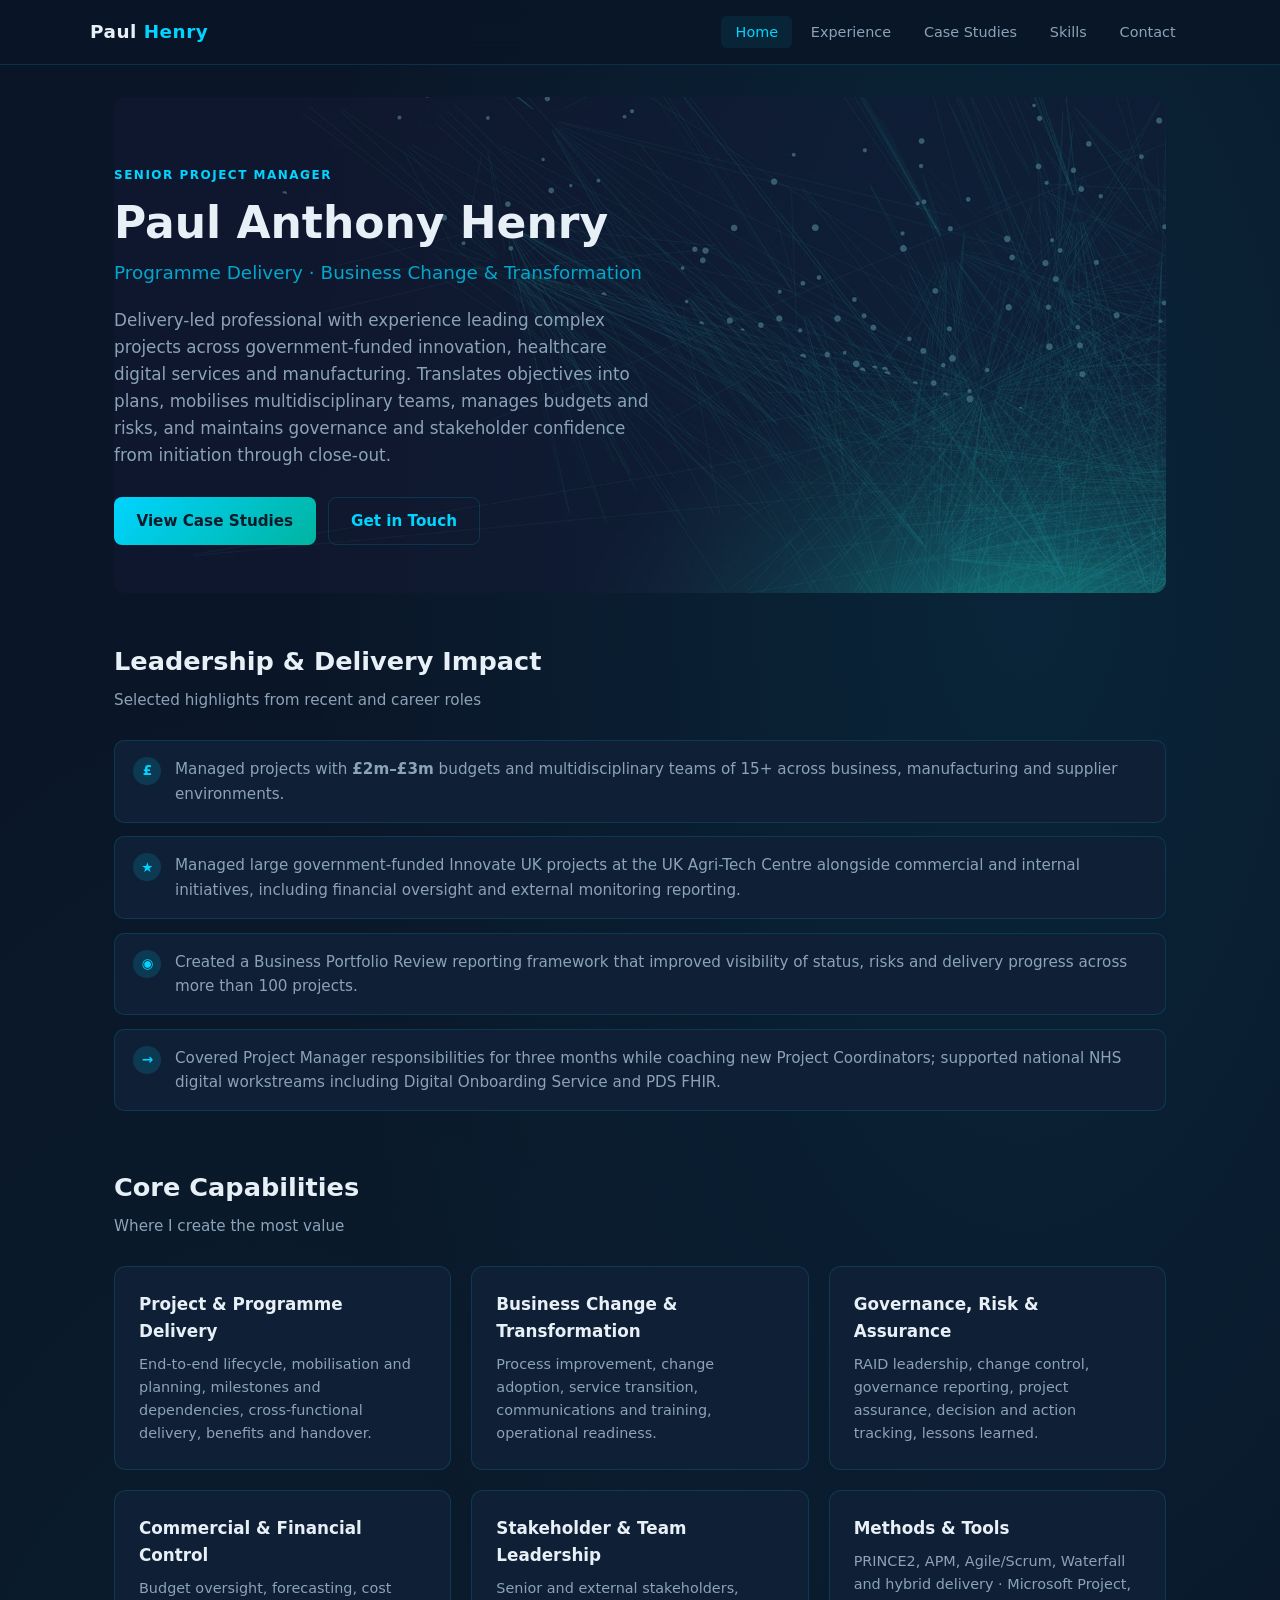
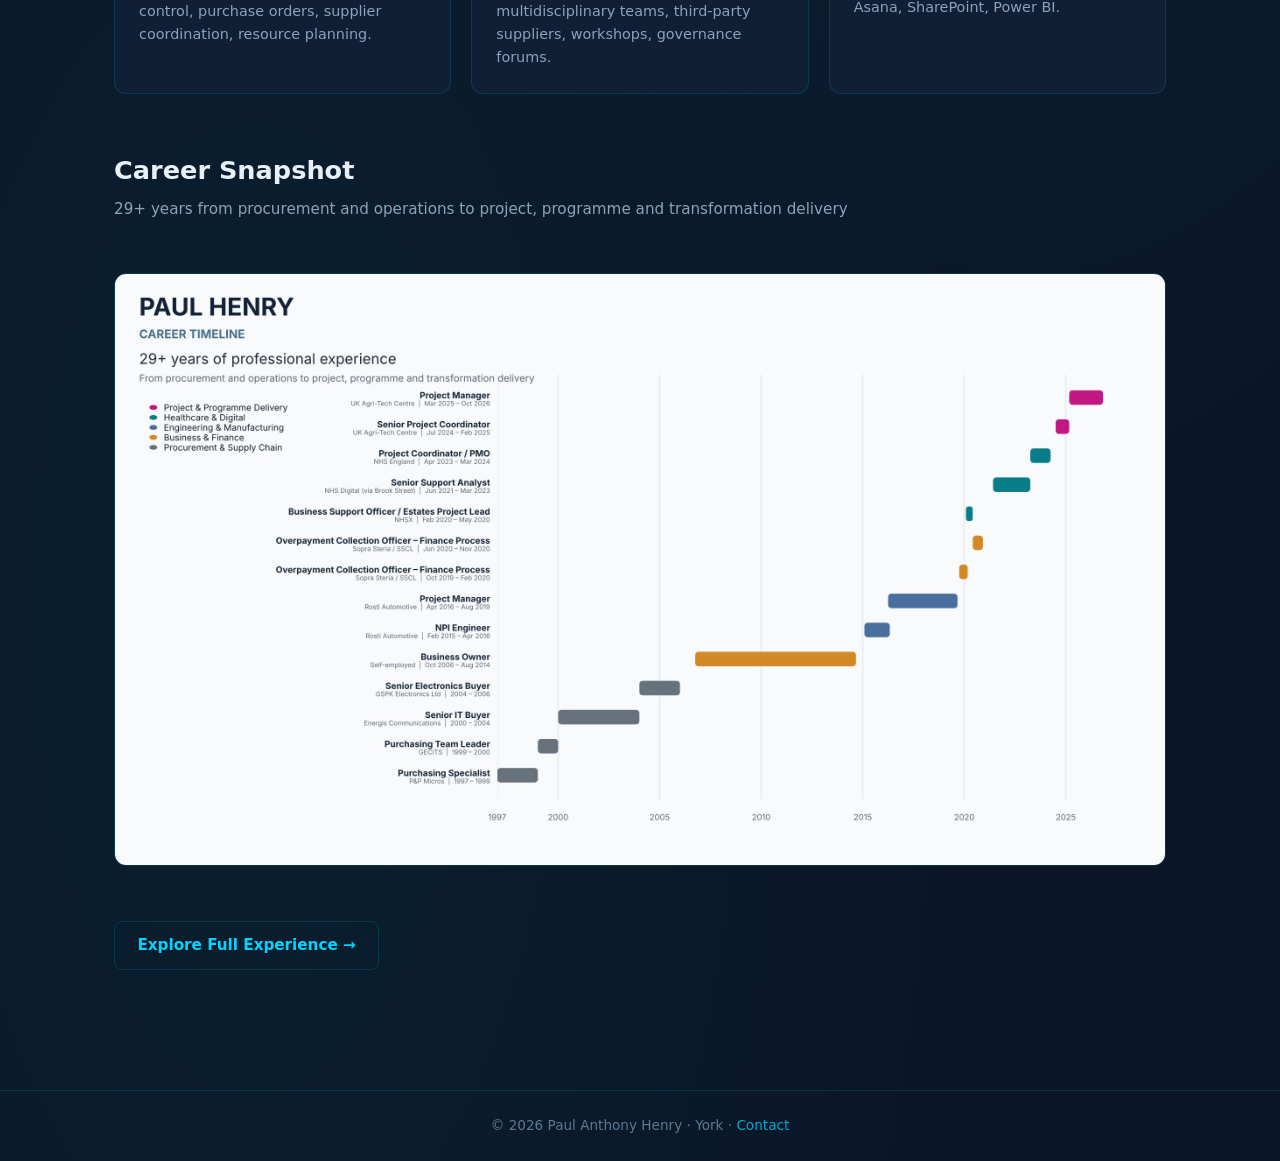
<file: index.html>
<!DOCTYPE html>
<html lang="en">
<head>
  <meta charset="UTF-8">
  <meta name="viewport" content="width=device-width, initial-scale=1.0">
  <title>Paul Henry | Senior Project Manager · Programme Delivery · Transformation</title>
  <meta name="description" content="Paul Henry – Senior Project Manager specialising in programme delivery, business change and transformation across government-funded innovation, healthcare and manufacturing.">
  <link rel="stylesheet" href="styles.css">
</head>
<body>
  <nav class="nav">
    <div class="nav-inner">
      <a href="index.html" class="logo">Paul <span>Henry</span></a>
      <button class="nav-toggle" aria-label="Menu" onclick="document.querySelector('.nav-links').classList.toggle('open')">☰</button>
      <ul class="nav-links">
        <li><a href="index.html" class="active">Home</a></li>
        <li><a href="experience.html">Experience</a></li>
        <li><a href="case-studies.html">Case Studies</a></li>
        <li><a href="skills.html">Skills</a></li>
        <li><a href="contact.html">Contact</a></li>
      </ul>
    </div>
  </nav>

  <main>
    <section class="hero">
      <div class="hero-bg"></div>
      <div class="hero-content">
        <div class="hero-label">Senior Project Manager</div>
        <h1>Paul Anthony Henry</h1>
        <p class="title">Programme Delivery · Business Change &amp; Transformation</p>
        <p class="summary">
          Delivery-led professional with experience leading complex projects across government-funded innovation, healthcare digital services and manufacturing. Translates objectives into plans, mobilises multidisciplinary teams, manages budgets and risks, and maintains governance and stakeholder confidence from initiation through close-out.
        </p>
        <div class="hero-actions">
          <a href="case-studies.html" class="btn btn-primary">View Case Studies</a>
          <a href="contact.html" class="btn btn-secondary">Get in Touch</a>
        </div>
      </div>
    </section>

    <section class="section">
      <div class="section-header">
        <h2>Leadership &amp; Delivery Impact</h2>
        <p>Selected highlights from recent and career roles</p>
      </div>
      <ul class="impact-list">
        <li>
          <div class="icon">£</div>
          <p>Managed projects with <strong>£2m–£3m</strong> budgets and multidisciplinary teams of 15+ across business, manufacturing and supplier environments.</p>
        </li>
        <li>
          <div class="icon">★</div>
          <p>Managed large government-funded Innovate UK projects at the UK Agri-Tech Centre alongside commercial and internal initiatives, including financial oversight and external monitoring reporting.</p>
        </li>
        <li>
          <div class="icon">◉</div>
          <p>Created a Business Portfolio Review reporting framework that improved visibility of status, risks and delivery progress across more than 100 projects.</p>
        </li>
        <li>
          <div class="icon">→</div>
          <p>Covered Project Manager responsibilities for three months while coaching new Project Coordinators; supported national NHS digital workstreams including Digital Onboarding Service and PDS FHIR.</p>
        </li>
      </ul>
    </section>

    <section class="section">
      <div class="section-header">
        <h2>Core Capabilities</h2>
        <p>Where I create the most value</p>
      </div>
      <div class="cards">
        <div class="card">
          <h3>Project &amp; Programme Delivery</h3>
          <p>End-to-end lifecycle, mobilisation and planning, milestones and dependencies, cross-functional delivery, benefits and handover.</p>
        </div>
        <div class="card">
          <h3>Business Change &amp; Transformation</h3>
          <p>Process improvement, change adoption, service transition, communications and training, operational readiness.</p>
        </div>
        <div class="card">
          <h3>Governance, Risk &amp; Assurance</h3>
          <p>RAID leadership, change control, governance reporting, project assurance, decision and action tracking, lessons learned.</p>
        </div>
        <div class="card">
          <h3>Commercial &amp; Financial Control</h3>
          <p>Budget oversight, forecasting, cost control, purchase orders, supplier coordination, resource planning.</p>
        </div>
        <div class="card">
          <h3>Stakeholder &amp; Team Leadership</h3>
          <p>Senior and external stakeholders, multidisciplinary teams, third-party suppliers, workshops, governance forums.</p>
        </div>
        <div class="card">
          <h3>Methods &amp; Tools</h3>
          <p>PRINCE2, APM, Agile/Scrum, Waterfall and hybrid delivery · Microsoft Project, Asana, SharePoint, Power BI.</p>
        </div>
      </div>
    </section>

    <section class="section">
      <div class="section-header">
        <h2>Career Snapshot</h2>
        <p>29+ years from procurement and operations to project, programme and transformation delivery</p>
      </div>
      <img src="career-timeline.jpg" alt="Paul Henry Career Timeline" class="img-responsive">
      <div class="hero-actions" style="margin-top: 1.5rem;">
        <a href="experience.html" class="btn btn-secondary">Explore Full Experience →</a>
      </div>
    </section>
  </main>

  <footer>
    <p>© 2026 Paul Anthony Henry · York · <a href="contact.html">Contact</a></p>
  </footer>
</body>
</html>
</file>
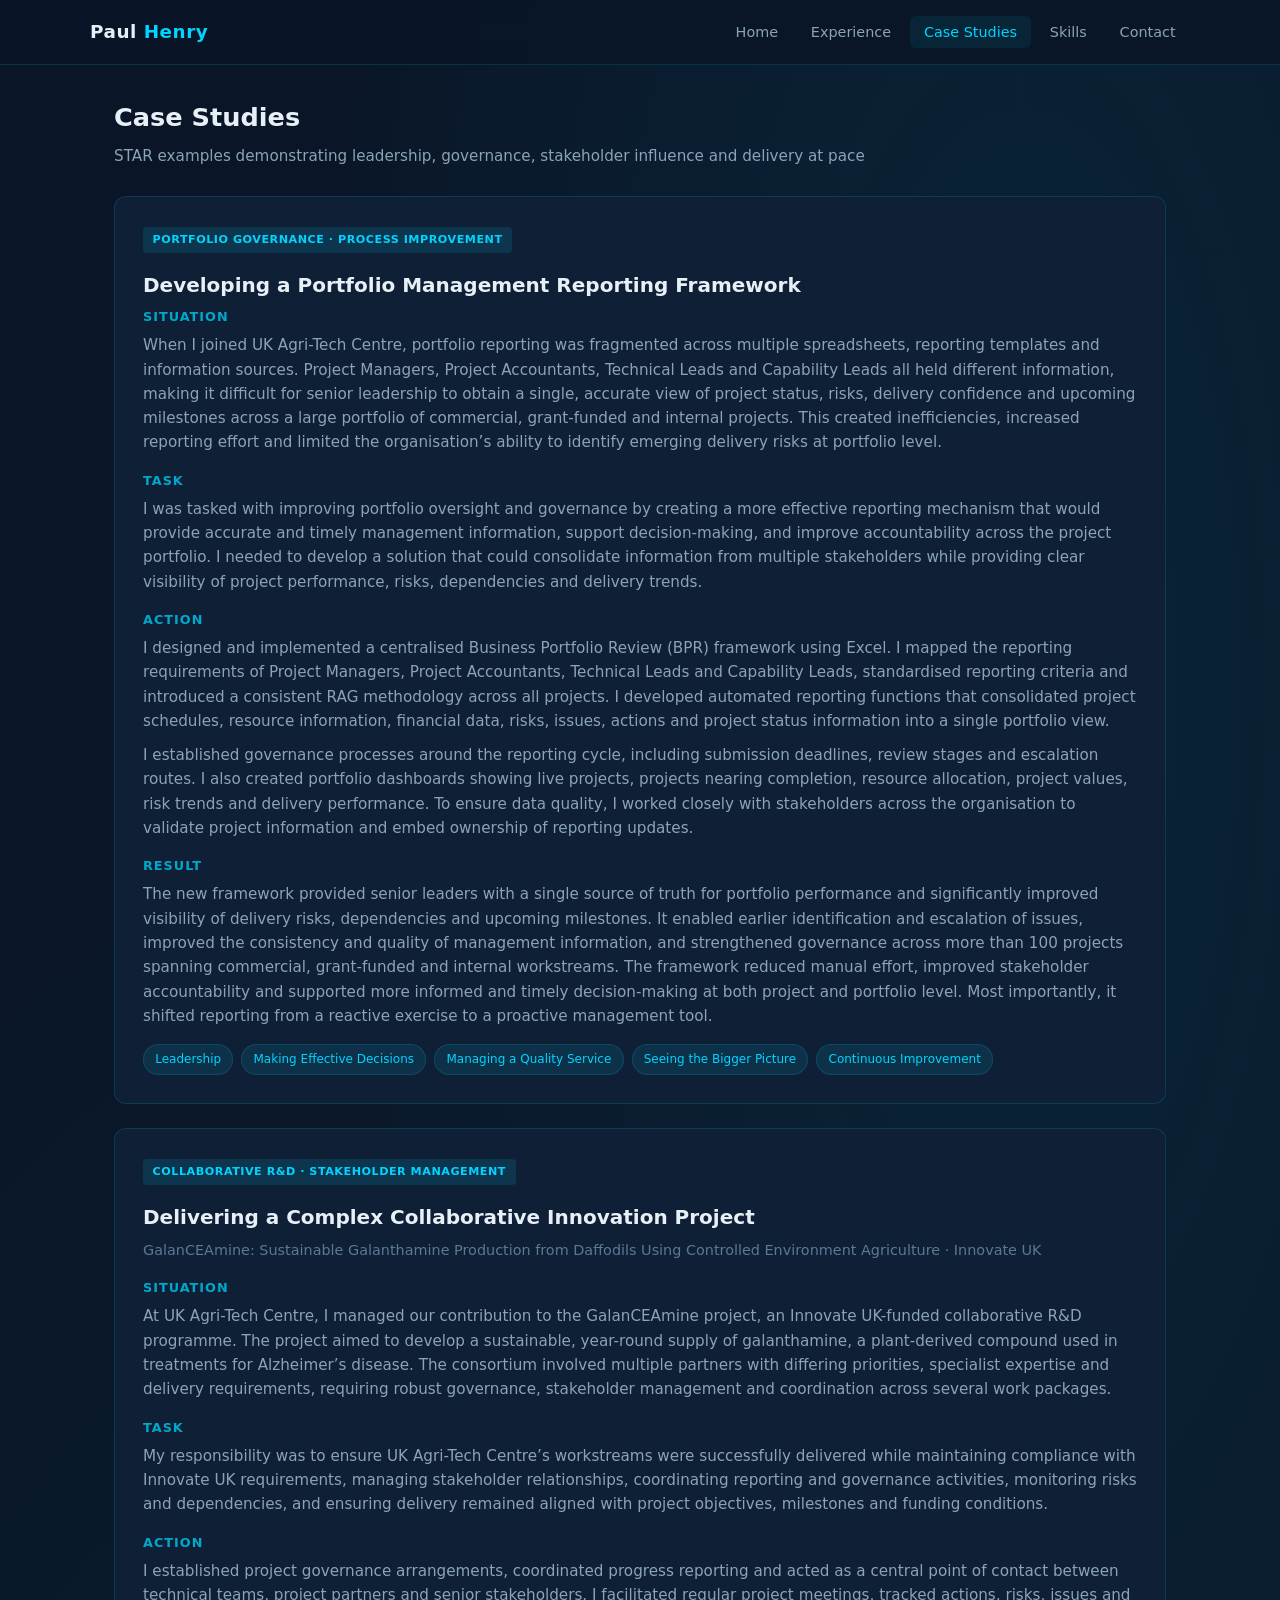
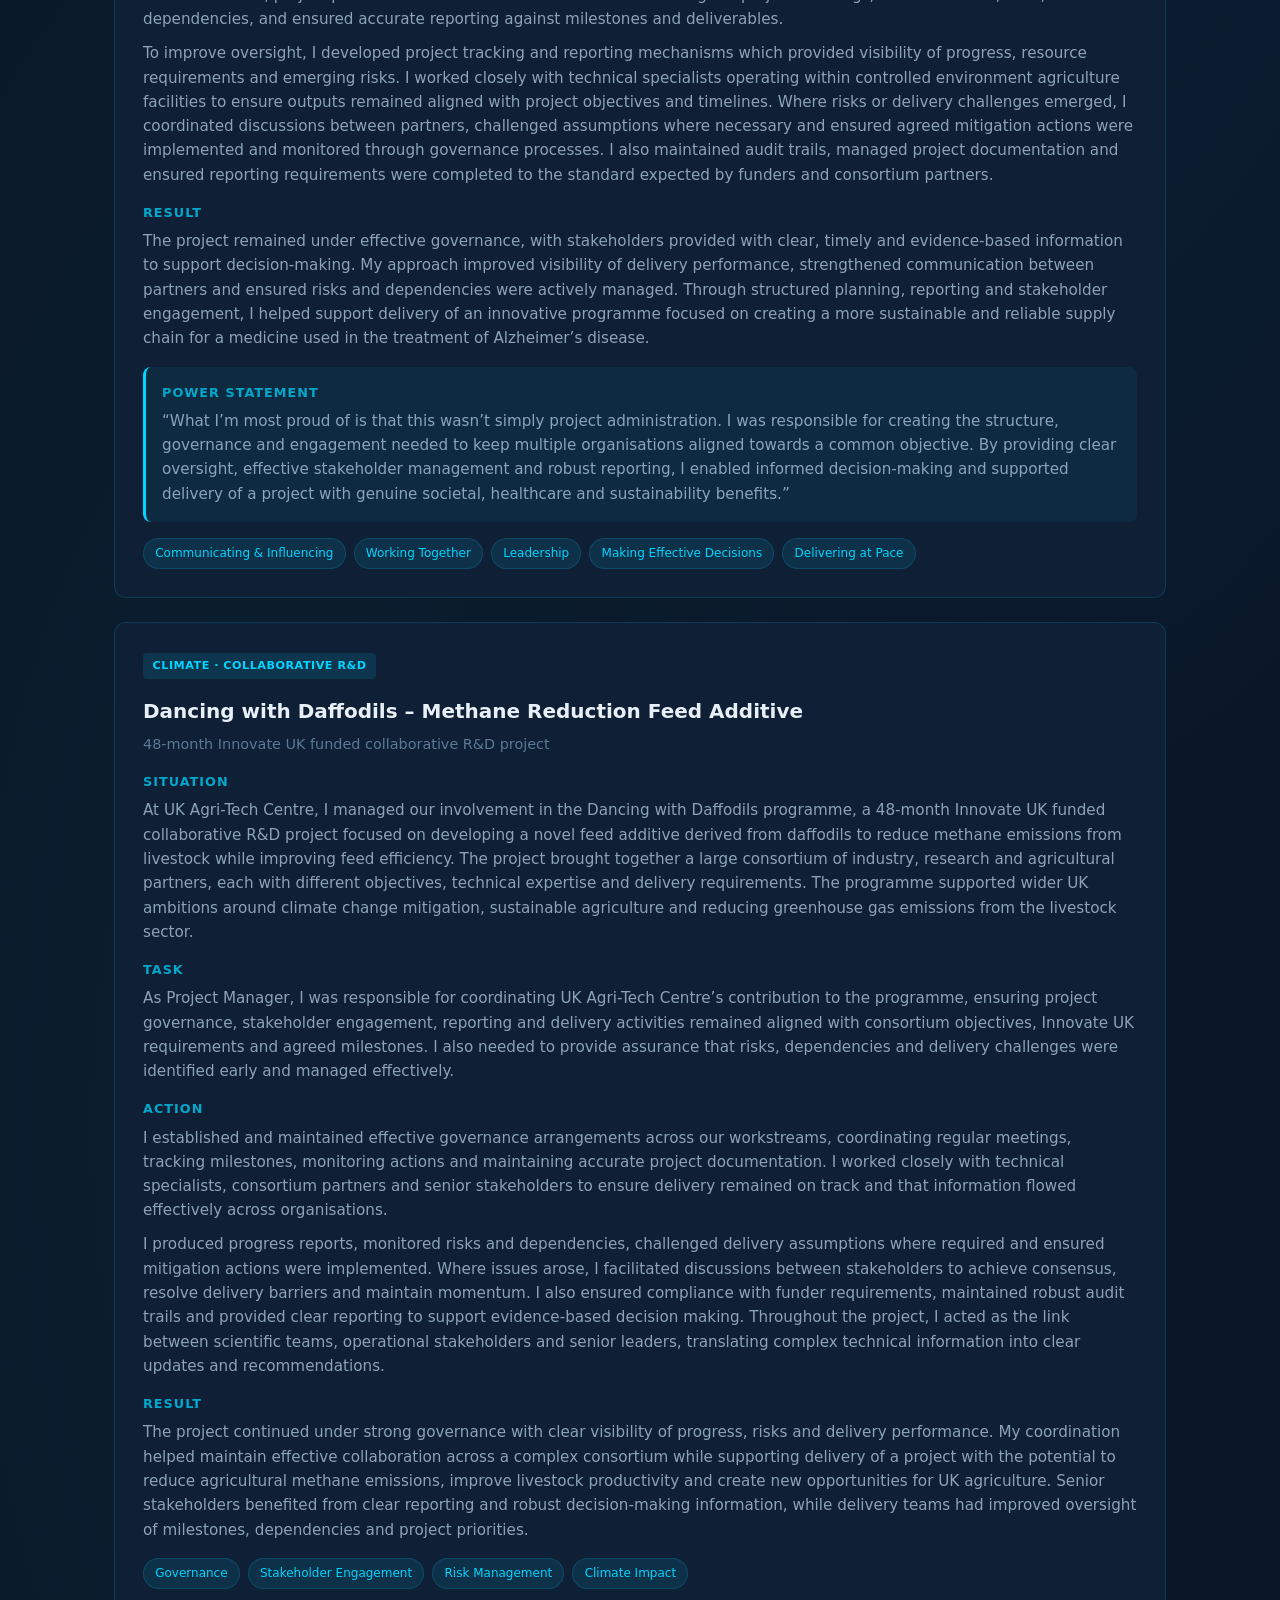
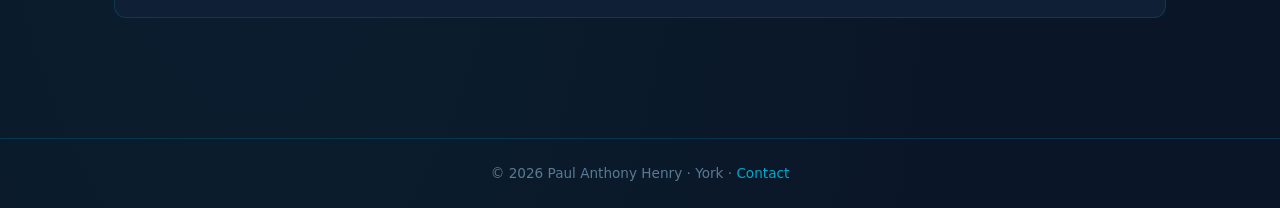
<file: case-studies.html>
<!DOCTYPE html>
<html lang="en">
<head>
  <meta charset="UTF-8">
  <meta name="viewport" content="width=device-width, initial-scale=1.0">
  <title>Case Studies | Paul Henry</title>
  <meta name="description" content="Delivery case studies – portfolio reporting framework, Innovate UK collaborative R&D projects, and complex stakeholder governance.">
  <link rel="stylesheet" href="styles.css">
</head>
<body>
  <nav class="nav">
    <div class="nav-inner">
      <a href="index.html" class="logo">Paul <span>Henry</span></a>
      <button class="nav-toggle" aria-label="Menu" onclick="document.querySelector('.nav-links').classList.toggle('open')">☰</button>
      <ul class="nav-links">
        <li><a href="index.html">Home</a></li>
        <li><a href="experience.html">Experience</a></li>
        <li><a href="case-studies.html" class="active">Case Studies</a></li>
        <li><a href="skills.html">Skills</a></li>
        <li><a href="contact.html">Contact</a></li>
      </ul>
    </div>
  </nav>

  <main>
    <section class="section">
      <div class="section-header">
        <h2>Case Studies</h2>
        <p>STAR examples demonstrating leadership, governance, stakeholder influence and delivery at pace</p>
      </div>

      <!-- Case 1 -->
      <article class="case-study">
        <span class="tag">Portfolio Governance · Process Improvement</span>
        <h3>Developing a Portfolio Management Reporting Framework</h3>
        <div class="star-block">
          <h4>Situation</h4>
          <p>When I joined UK Agri-Tech Centre, portfolio reporting was fragmented across multiple spreadsheets, reporting templates and information sources. Project Managers, Project Accountants, Technical Leads and Capability Leads all held different information, making it difficult for senior leadership to obtain a single, accurate view of project status, risks, delivery confidence and upcoming milestones across a large portfolio of commercial, grant-funded and internal projects. This created inefficiencies, increased reporting effort and limited the organisation’s ability to identify emerging delivery risks at portfolio level.</p>
        </div>
        <div class="star-block">
          <h4>Task</h4>
          <p>I was tasked with improving portfolio oversight and governance by creating a more effective reporting mechanism that would provide accurate and timely management information, support decision-making, and improve accountability across the project portfolio. I needed to develop a solution that could consolidate information from multiple stakeholders while providing clear visibility of project performance, risks, dependencies and delivery trends.</p>
        </div>
        <div class="star-block">
          <h4>Action</h4>
          <p>I designed and implemented a centralised Business Portfolio Review (BPR) framework using Excel. I mapped the reporting requirements of Project Managers, Project Accountants, Technical Leads and Capability Leads, standardised reporting criteria and introduced a consistent RAG methodology across all projects. I developed automated reporting functions that consolidated project schedules, resource information, financial data, risks, issues, actions and project status information into a single portfolio view.</p>
          <p style="margin-top:0.6rem">I established governance processes around the reporting cycle, including submission deadlines, review stages and escalation routes. I also created portfolio dashboards showing live projects, projects nearing completion, resource allocation, project values, risk trends and delivery performance. To ensure data quality, I worked closely with stakeholders across the organisation to validate project information and embed ownership of reporting updates.</p>
        </div>
        <div class="star-block">
          <h4>Result</h4>
          <p>The new framework provided senior leaders with a single source of truth for portfolio performance and significantly improved visibility of delivery risks, dependencies and upcoming milestones. It enabled earlier identification and escalation of issues, improved the consistency and quality of management information, and strengthened governance across more than 100 projects spanning commercial, grant-funded and internal workstreams. The framework reduced manual effort, improved stakeholder accountability and supported more informed and timely decision-making at both project and portfolio level. Most importantly, it shifted reporting from a reactive exercise to a proactive management tool.</p>
        </div>
        <div class="tag-row">
          <span class="tag-pill">Leadership</span>
          <span class="tag-pill">Making Effective Decisions</span>
          <span class="tag-pill">Managing a Quality Service</span>
          <span class="tag-pill">Seeing the Bigger Picture</span>
          <span class="tag-pill">Continuous Improvement</span>
        </div>
      </article>

      <!-- Case 2 -->
      <article class="case-study">
        <span class="tag">Collaborative R&amp;D · Stakeholder Management</span>
        <h3>Delivering a Complex Collaborative Innovation Project</h3>
        <p style="color:var(--text-dim);font-size:0.9rem;margin-bottom:1rem">GalanCEAmine: Sustainable Galanthamine Production from Daffodils Using Controlled Environment Agriculture · Innovate UK</p>
        <div class="star-block">
          <h4>Situation</h4>
          <p>At UK Agri-Tech Centre, I managed our contribution to the GalanCEAmine project, an Innovate UK-funded collaborative R&amp;D programme. The project aimed to develop a sustainable, year-round supply of galanthamine, a plant-derived compound used in treatments for Alzheimer’s disease. The consortium involved multiple partners with differing priorities, specialist expertise and delivery requirements, requiring robust governance, stakeholder management and coordination across several work packages.</p>
        </div>
        <div class="star-block">
          <h4>Task</h4>
          <p>My responsibility was to ensure UK Agri-Tech Centre’s workstreams were successfully delivered while maintaining compliance with Innovate UK requirements, managing stakeholder relationships, coordinating reporting and governance activities, monitoring risks and dependencies, and ensuring delivery remained aligned with project objectives, milestones and funding conditions.</p>
        </div>
        <div class="star-block">
          <h4>Action</h4>
          <p>I established project governance arrangements, coordinated progress reporting and acted as a central point of contact between technical teams, project partners and senior stakeholders. I facilitated regular project meetings, tracked actions, risks, issues and dependencies, and ensured accurate reporting against milestones and deliverables.</p>
          <p style="margin-top:0.6rem">To improve oversight, I developed project tracking and reporting mechanisms which provided visibility of progress, resource requirements and emerging risks. I worked closely with technical specialists operating within controlled environment agriculture facilities to ensure outputs remained aligned with project objectives and timelines. Where risks or delivery challenges emerged, I coordinated discussions between partners, challenged assumptions where necessary and ensured agreed mitigation actions were implemented and monitored through governance processes. I also maintained audit trails, managed project documentation and ensured reporting requirements were completed to the standard expected by funders and consortium partners.</p>
        </div>
        <div class="star-block">
          <h4>Result</h4>
          <p>The project remained under effective governance, with stakeholders provided with clear, timely and evidence-based information to support decision-making. My approach improved visibility of delivery performance, strengthened communication between partners and ensured risks and dependencies were actively managed. Through structured planning, reporting and stakeholder engagement, I helped support delivery of an innovative programme focused on creating a more sustainable and reliable supply chain for a medicine used in the treatment of Alzheimer’s disease.</p>
        </div>
        <div class="star-block" style="background:rgba(0,212,255,0.06);padding:1rem;border-radius:8px;border-left:3px solid var(--cyan)">
          <h4>Power Statement</h4>
          <p>“What I’m most proud of is that this wasn’t simply project administration. I was responsible for creating the structure, governance and engagement needed to keep multiple organisations aligned towards a common objective. By providing clear oversight, effective stakeholder management and robust reporting, I enabled informed decision-making and supported delivery of a project with genuine societal, healthcare and sustainability benefits.”</p>
        </div>
        <div class="tag-row">
          <span class="tag-pill">Communicating &amp; Influencing</span>
          <span class="tag-pill">Working Together</span>
          <span class="tag-pill">Leadership</span>
          <span class="tag-pill">Making Effective Decisions</span>
          <span class="tag-pill">Delivering at Pace</span>
        </div>
      </article>

      <!-- Case 3 -->
      <article class="case-study">
        <span class="tag">Climate · Collaborative R&amp;D</span>
        <h3>Dancing with Daffodils – Methane Reduction Feed Additive</h3>
        <p style="color:var(--text-dim);font-size:0.9rem;margin-bottom:1rem">48-month Innovate UK funded collaborative R&amp;D project</p>
        <div class="star-block">
          <h4>Situation</h4>
          <p>At UK Agri-Tech Centre, I managed our involvement in the Dancing with Daffodils programme, a 48-month Innovate UK funded collaborative R&amp;D project focused on developing a novel feed additive derived from daffodils to reduce methane emissions from livestock while improving feed efficiency. The project brought together a large consortium of industry, research and agricultural partners, each with different objectives, technical expertise and delivery requirements. The programme supported wider UK ambitions around climate change mitigation, sustainable agriculture and reducing greenhouse gas emissions from the livestock sector.</p>
        </div>
        <div class="star-block">
          <h4>Task</h4>
          <p>As Project Manager, I was responsible for coordinating UK Agri-Tech Centre’s contribution to the programme, ensuring project governance, stakeholder engagement, reporting and delivery activities remained aligned with consortium objectives, Innovate UK requirements and agreed milestones. I also needed to provide assurance that risks, dependencies and delivery challenges were identified early and managed effectively.</p>
        </div>
        <div class="star-block">
          <h4>Action</h4>
          <p>I established and maintained effective governance arrangements across our workstreams, coordinating regular meetings, tracking milestones, monitoring actions and maintaining accurate project documentation. I worked closely with technical specialists, consortium partners and senior stakeholders to ensure delivery remained on track and that information flowed effectively across organisations.</p>
          <p style="margin-top:0.6rem">I produced progress reports, monitored risks and dependencies, challenged delivery assumptions where required and ensured mitigation actions were implemented. Where issues arose, I facilitated discussions between stakeholders to achieve consensus, resolve delivery barriers and maintain momentum. I also ensured compliance with funder requirements, maintained robust audit trails and provided clear reporting to support evidence-based decision making. Throughout the project, I acted as the link between scientific teams, operational stakeholders and senior leaders, translating complex technical information into clear updates and recommendations.</p>
        </div>
        <div class="star-block">
          <h4>Result</h4>
          <p>The project continued under strong governance with clear visibility of progress, risks and delivery performance. My coordination helped maintain effective collaboration across a complex consortium while supporting delivery of a project with the potential to reduce agricultural methane emissions, improve livestock productivity and create new opportunities for UK agriculture. Senior stakeholders benefited from clear reporting and robust decision-making information, while delivery teams had improved oversight of milestones, dependencies and project priorities.</p>
        </div>
        <div class="tag-row">
          <span class="tag-pill">Governance</span>
          <span class="tag-pill">Stakeholder Engagement</span>
          <span class="tag-pill">Risk Management</span>
          <span class="tag-pill">Climate Impact</span>
        </div>
      </article>
    </section>
  </main>

  <footer>
    <p>© 2026 Paul Anthony Henry · York · <a href="contact.html">Contact</a></p>
  </footer>
</body>
</html>
</file>
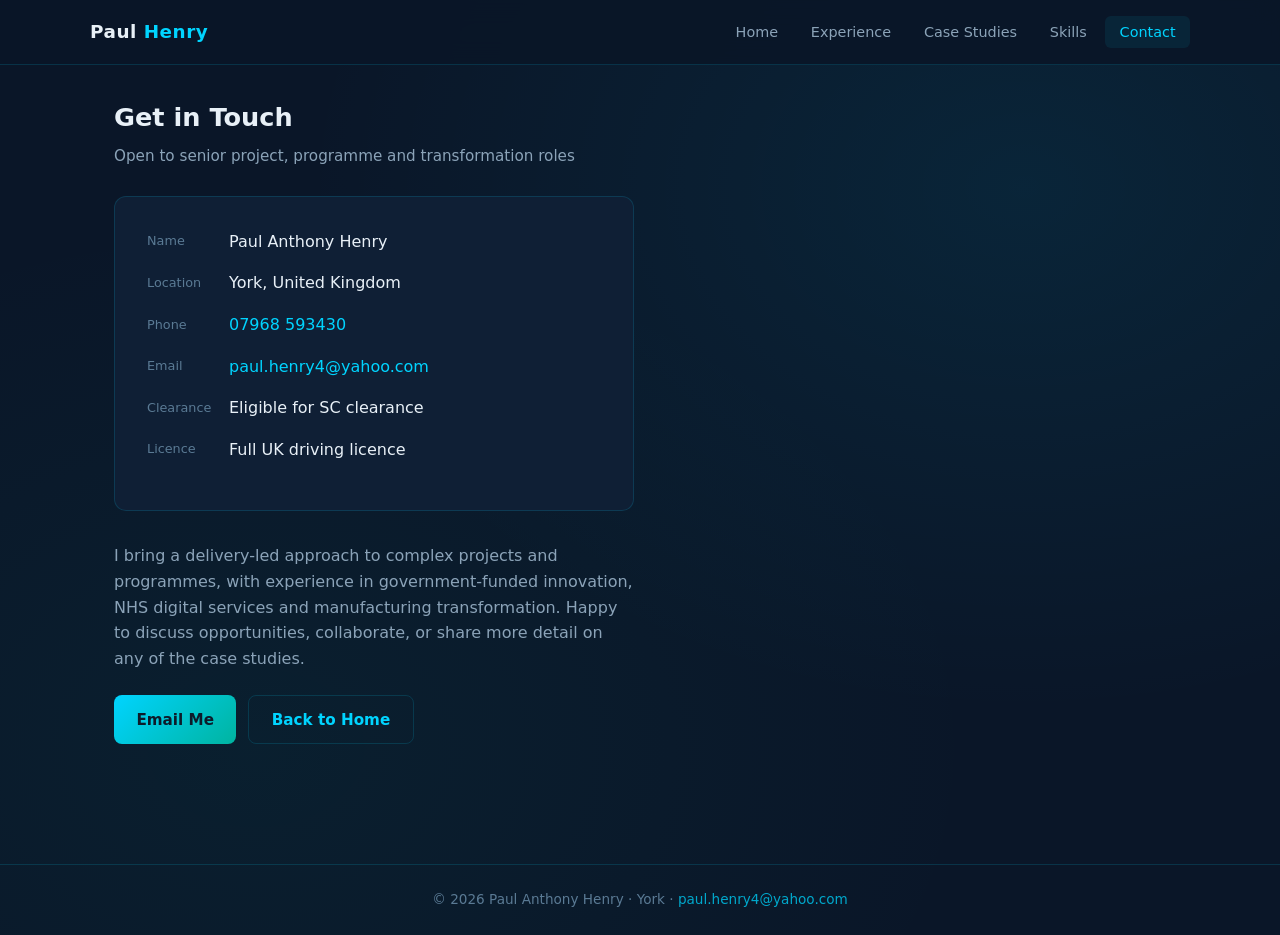
<file: contact.html>
<!DOCTYPE html>
<html lang="en">
<head>
  <meta charset="UTF-8">
  <meta name="viewport" content="width=device-width, initial-scale=1.0">
  <title>Contact | Paul Henry</title>
  <meta name="description" content="Contact Paul Henry – Senior Project Manager based in York.">
  <link rel="stylesheet" href="styles.css">
</head>
<body>
  <nav class="nav">
    <div class="nav-inner">
      <a href="index.html" class="logo">Paul <span>Henry</span></a>
      <button class="nav-toggle" aria-label="Menu" onclick="document.querySelector('.nav-links').classList.toggle('open')">☰</button>
      <ul class="nav-links">
        <li><a href="index.html">Home</a></li>
        <li><a href="experience.html">Experience</a></li>
        <li><a href="case-studies.html">Case Studies</a></li>
        <li><a href="skills.html">Skills</a></li>
        <li><a href="contact.html" class="active">Contact</a></li>
      </ul>
    </div>
  </nav>

  <main>
    <section class="section">
      <div class="section-header">
        <h2>Get in Touch</h2>
        <p>Open to senior project, programme and transformation roles</p>
      </div>

      <div class="contact-card">
        <div class="contact-row">
          <span class="label">Name</span>
          <span>Paul Anthony Henry</span>
        </div>
        <div class="contact-row">
          <span class="label">Location</span>
          <span>York, United Kingdom</span>
        </div>
        <div class="contact-row">
          <span class="label">Phone</span>
          <a href="tel:+447968593430">07968 593430</a>
        </div>
        <div class="contact-row">
          <span class="label">Email</span>
          <a href="mailto:paul.henry4@yahoo.com">paul.henry4@yahoo.com</a>
        </div>
        <div class="contact-row">
          <span class="label">Clearance</span>
          <span>Eligible for SC clearance</span>
        </div>
        <div class="contact-row">
          <span class="label">Licence</span>
          <span>Full UK driving licence</span>
        </div>
      </div>

      <p style="margin-top:2rem;color:var(--text-muted);max-width:520px">
        I bring a delivery-led approach to complex projects and programmes, with experience in government-funded innovation, NHS digital services and manufacturing transformation. Happy to discuss opportunities, collaborate, or share more detail on any of the case studies.
      </p>

      <div class="hero-actions" style="margin-top:1.5rem">
        <a href="mailto:paul.henry4@yahoo.com" class="btn btn-primary">Email Me</a>
        <a href="index.html" class="btn btn-secondary">Back to Home</a>
      </div>
    </section>
  </main>

  <footer>
    <p>© 2026 Paul Anthony Henry · York · <a href="mailto:paul.henry4@yahoo.com">paul.henry4@yahoo.com</a></p>
  </footer>
</body>
</html>
</file>
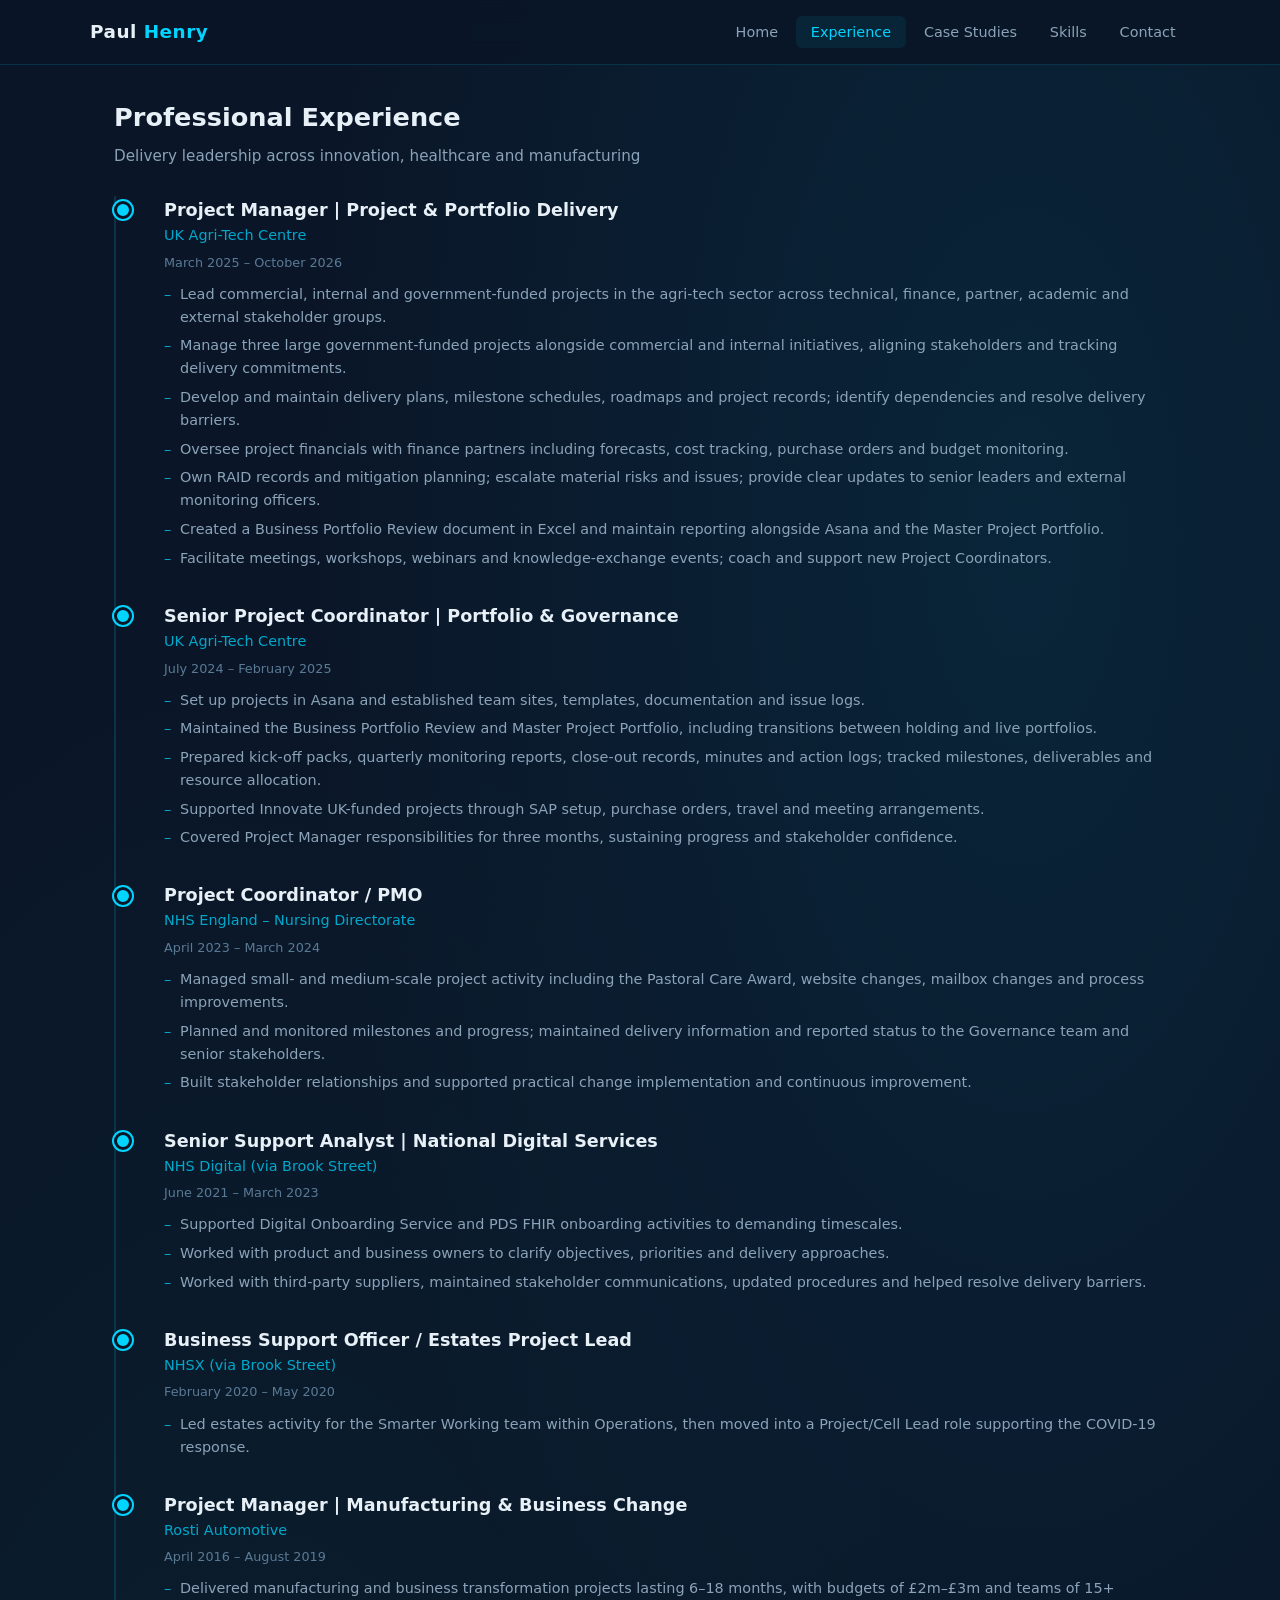
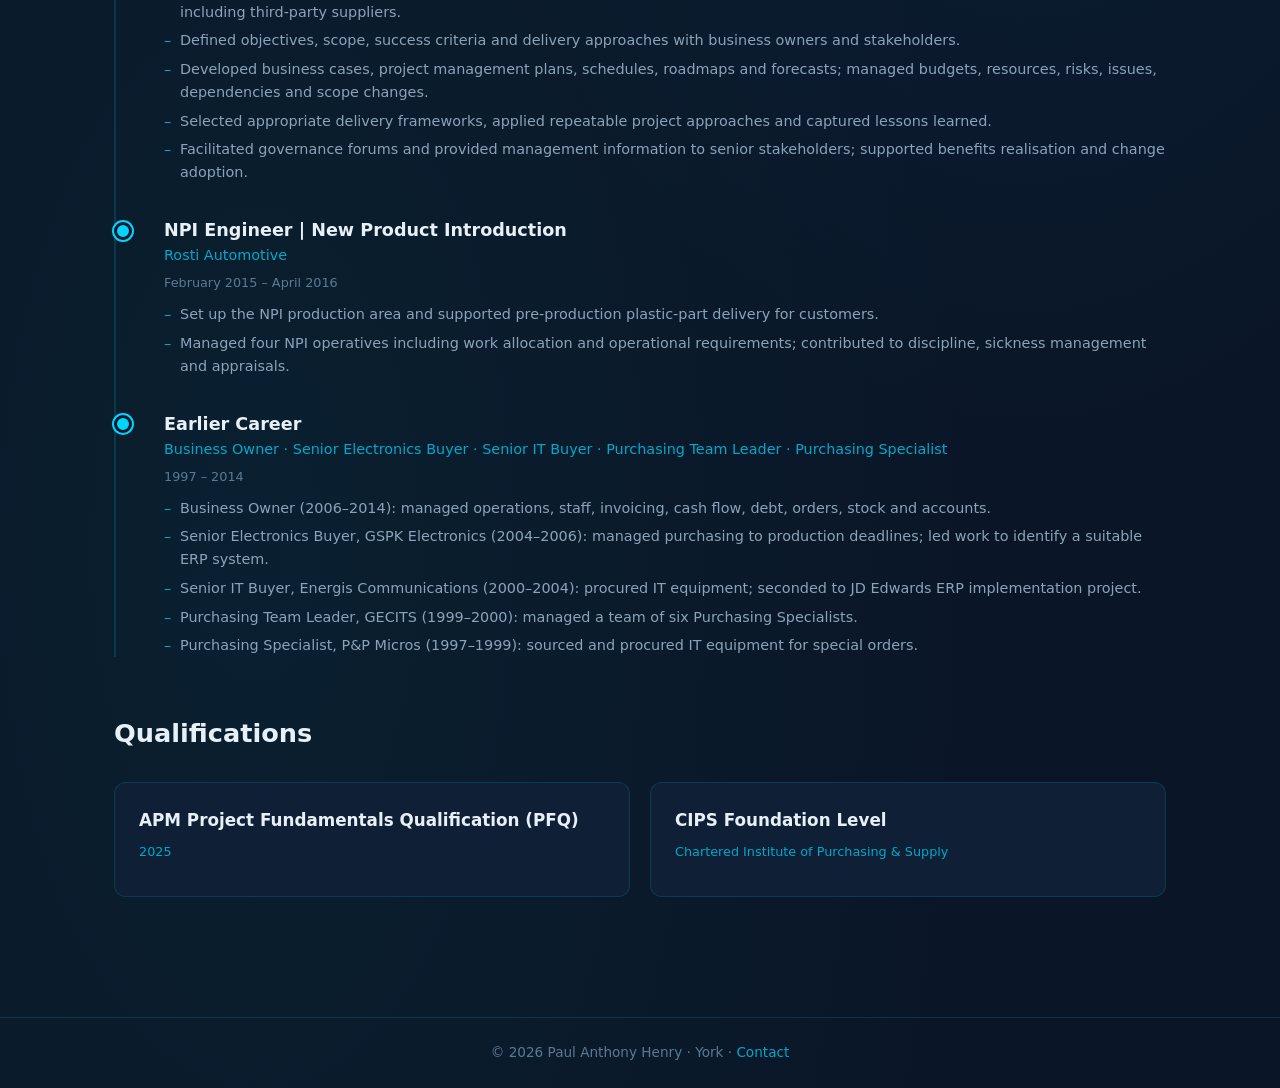
<file: experience.html>
<!DOCTYPE html>
<html lang="en">
<head>
  <meta charset="UTF-8">
  <meta name="viewport" content="width=device-width, initial-scale=1.0">
  <title>Experience | Paul Henry</title>
  <meta name="description" content="Professional experience of Paul Henry – Senior Project Manager across UK Agri-Tech Centre, NHS, and manufacturing.">
  <link rel="stylesheet" href="styles.css">
</head>
<body>
  <nav class="nav">
    <div class="nav-inner">
      <a href="index.html" class="logo">Paul <span>Henry</span></a>
      <button class="nav-toggle" aria-label="Menu" onclick="document.querySelector('.nav-links').classList.toggle('open')">☰</button>
      <ul class="nav-links">
        <li><a href="index.html">Home</a></li>
        <li><a href="experience.html" class="active">Experience</a></li>
        <li><a href="case-studies.html">Case Studies</a></li>
        <li><a href="skills.html">Skills</a></li>
        <li><a href="contact.html">Contact</a></li>
      </ul>
    </div>
  </nav>

  <main>
    <section class="section">
      <div class="section-header">
        <h2>Professional Experience</h2>
        <p>Delivery leadership across innovation, healthcare and manufacturing</p>
      </div>

      <div class="timeline">
        <div class="timeline-item">
          <div class="role">Project Manager | Project &amp; Portfolio Delivery</div>
          <div class="org">UK Agri-Tech Centre</div>
          <div class="dates">March 2025 – October 2026</div>
          <ul>
            <li>Lead commercial, internal and government-funded projects in the agri-tech sector across technical, finance, partner, academic and external stakeholder groups.</li>
            <li>Manage three large government-funded projects alongside commercial and internal initiatives, aligning stakeholders and tracking delivery commitments.</li>
            <li>Develop and maintain delivery plans, milestone schedules, roadmaps and project records; identify dependencies and resolve delivery barriers.</li>
            <li>Oversee project financials with finance partners including forecasts, cost tracking, purchase orders and budget monitoring.</li>
            <li>Own RAID records and mitigation planning; escalate material risks and issues; provide clear updates to senior leaders and external monitoring officers.</li>
            <li>Created a Business Portfolio Review document in Excel and maintain reporting alongside Asana and the Master Project Portfolio.</li>
            <li>Facilitate meetings, workshops, webinars and knowledge-exchange events; coach and support new Project Coordinators.</li>
          </ul>
        </div>

        <div class="timeline-item">
          <div class="role">Senior Project Coordinator | Portfolio &amp; Governance</div>
          <div class="org">UK Agri-Tech Centre</div>
          <div class="dates">July 2024 – February 2025</div>
          <ul>
            <li>Set up projects in Asana and established team sites, templates, documentation and issue logs.</li>
            <li>Maintained the Business Portfolio Review and Master Project Portfolio, including transitions between holding and live portfolios.</li>
            <li>Prepared kick-off packs, quarterly monitoring reports, close-out records, minutes and action logs; tracked milestones, deliverables and resource allocation.</li>
            <li>Supported Innovate UK-funded projects through SAP setup, purchase orders, travel and meeting arrangements.</li>
            <li>Covered Project Manager responsibilities for three months, sustaining progress and stakeholder confidence.</li>
          </ul>
        </div>

        <div class="timeline-item">
          <div class="role">Project Coordinator / PMO</div>
          <div class="org">NHS England – Nursing Directorate</div>
          <div class="dates">April 2023 – March 2024</div>
          <ul>
            <li>Managed small- and medium-scale project activity including the Pastoral Care Award, website changes, mailbox changes and process improvements.</li>
            <li>Planned and monitored milestones and progress; maintained delivery information and reported status to the Governance team and senior stakeholders.</li>
            <li>Built stakeholder relationships and supported practical change implementation and continuous improvement.</li>
          </ul>
        </div>

        <div class="timeline-item">
          <div class="role">Senior Support Analyst | National Digital Services</div>
          <div class="org">NHS Digital (via Brook Street)</div>
          <div class="dates">June 2021 – March 2023</div>
          <ul>
            <li>Supported Digital Onboarding Service and PDS FHIR onboarding activities to demanding timescales.</li>
            <li>Worked with product and business owners to clarify objectives, priorities and delivery approaches.</li>
            <li>Worked with third-party suppliers, maintained stakeholder communications, updated procedures and helped resolve delivery barriers.</li>
          </ul>
        </div>

        <div class="timeline-item">
          <div class="role">Business Support Officer / Estates Project Lead</div>
          <div class="org">NHSX (via Brook Street)</div>
          <div class="dates">February 2020 – May 2020</div>
          <ul>
            <li>Led estates activity for the Smarter Working team within Operations, then moved into a Project/Cell Lead role supporting the COVID-19 response.</li>
          </ul>
        </div>

        <div class="timeline-item">
          <div class="role">Project Manager | Manufacturing &amp; Business Change</div>
          <div class="org">Rosti Automotive</div>
          <div class="dates">April 2016 – August 2019</div>
          <ul>
            <li>Delivered manufacturing and business transformation projects lasting 6–18 months, with budgets of £2m–£3m and teams of 15+ including third-party suppliers.</li>
            <li>Defined objectives, scope, success criteria and delivery approaches with business owners and stakeholders.</li>
            <li>Developed business cases, project management plans, schedules, roadmaps and forecasts; managed budgets, resources, risks, issues, dependencies and scope changes.</li>
            <li>Selected appropriate delivery frameworks, applied repeatable project approaches and captured lessons learned.</li>
            <li>Facilitated governance forums and provided management information to senior stakeholders; supported benefits realisation and change adoption.</li>
          </ul>
        </div>

        <div class="timeline-item">
          <div class="role">NPI Engineer | New Product Introduction</div>
          <div class="org">Rosti Automotive</div>
          <div class="dates">February 2015 – April 2016</div>
          <ul>
            <li>Set up the NPI production area and supported pre-production plastic-part delivery for customers.</li>
            <li>Managed four NPI operatives including work allocation and operational requirements; contributed to discipline, sickness management and appraisals.</li>
          </ul>
        </div>

        <div class="timeline-item">
          <div class="role">Earlier Career</div>
          <div class="org">Business Owner · Senior Electronics Buyer · Senior IT Buyer · Purchasing Team Leader · Purchasing Specialist</div>
          <div class="dates">1997 – 2014</div>
          <ul>
            <li>Business Owner (2006–2014): managed operations, staff, invoicing, cash flow, debt, orders, stock and accounts.</li>
            <li>Senior Electronics Buyer, GSPK Electronics (2004–2006): managed purchasing to production deadlines; led work to identify a suitable ERP system.</li>
            <li>Senior IT Buyer, Energis Communications (2000–2004): procured IT equipment; seconded to JD Edwards ERP implementation project.</li>
            <li>Purchasing Team Leader, GECITS (1999–2000): managed a team of six Purchasing Specialists.</li>
            <li>Purchasing Specialist, P&amp;P Micros (1997–1999): sourced and procured IT equipment for special orders.</li>
          </ul>
        </div>
      </div>
    </section>

    <section class="section">
      <div class="section-header">
        <h2>Qualifications</h2>
      </div>
      <div class="cards">
        <div class="card">
          <h3>APM Project Fundamentals Qualification (PFQ)</h3>
          <p class="meta">2025</p>
        </div>
        <div class="card">
          <h3>CIPS Foundation Level</h3>
          <p class="meta">Chartered Institute of Purchasing &amp; Supply</p>
        </div>
      </div>
    </section>
  </main>

  <footer>
    <p>© 2026 Paul Anthony Henry · York · <a href="contact.html">Contact</a></p>
  </footer>
</body>
</html>
</file>
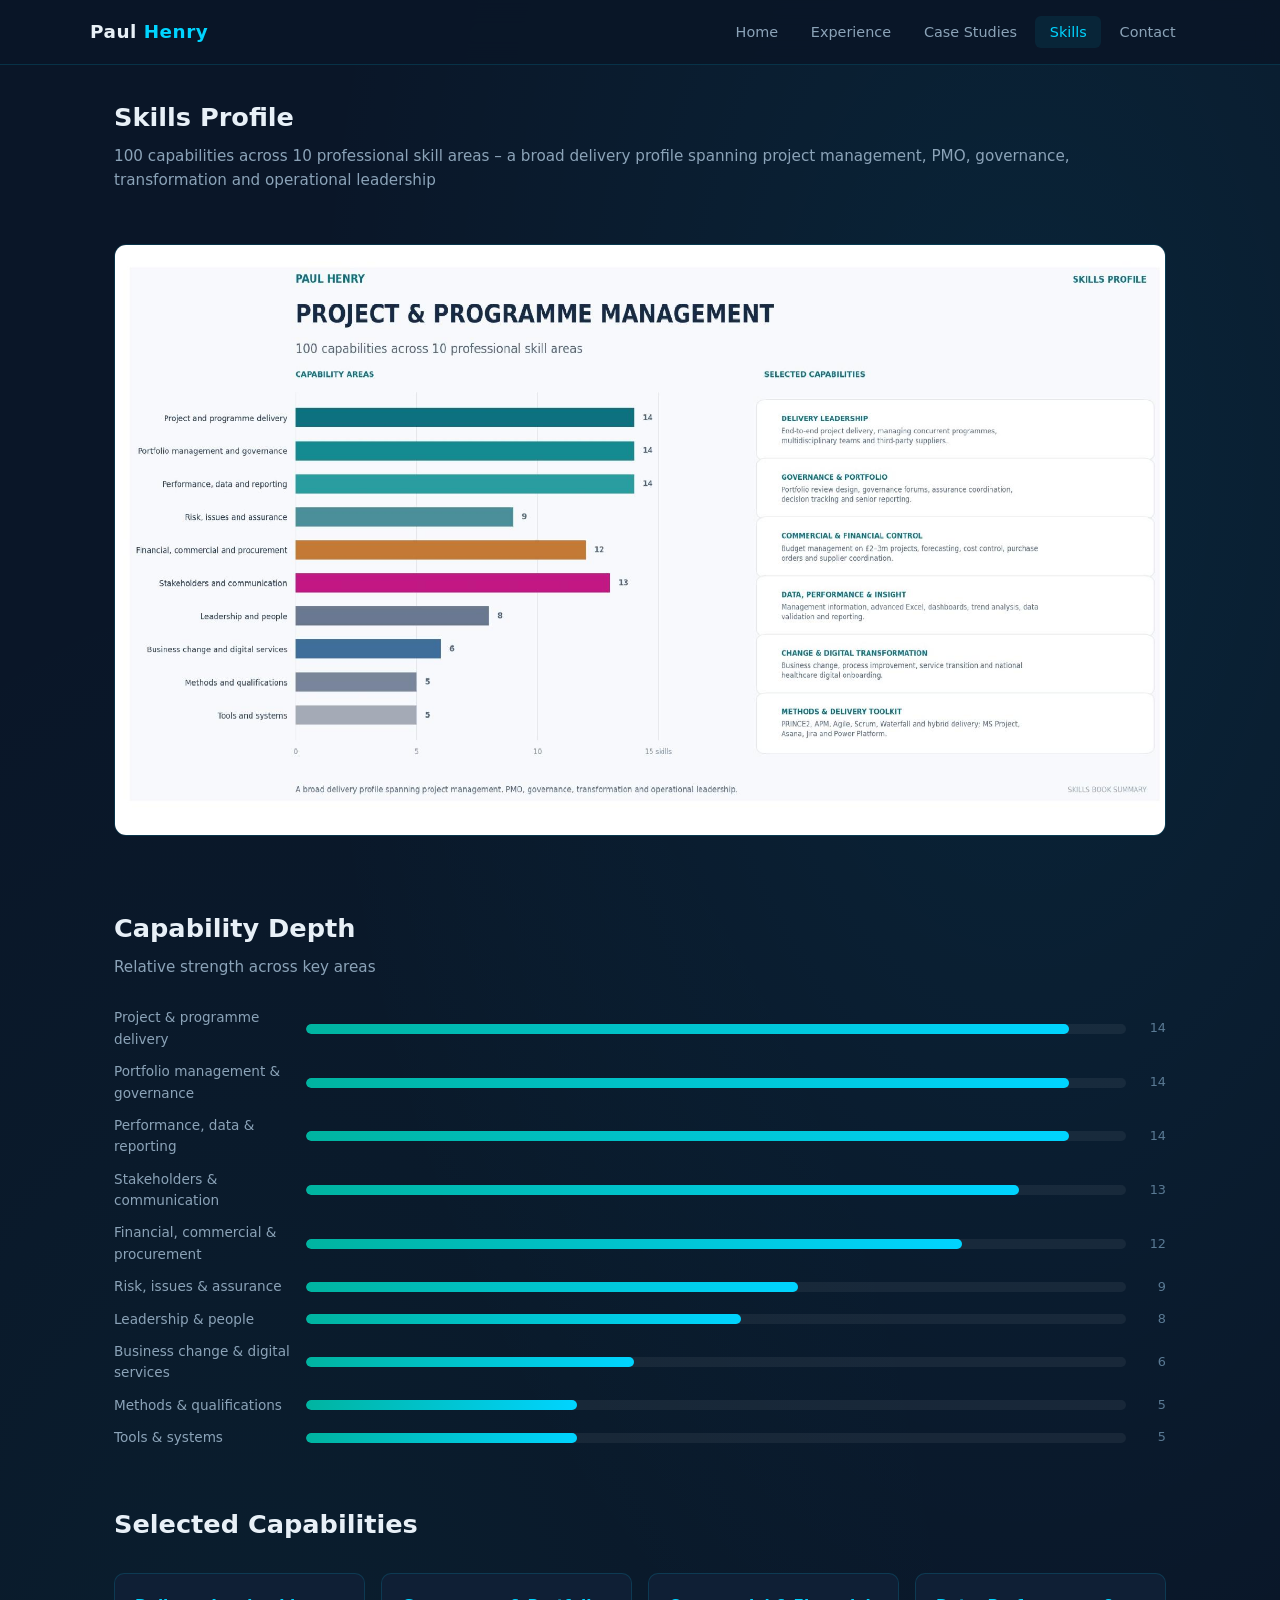
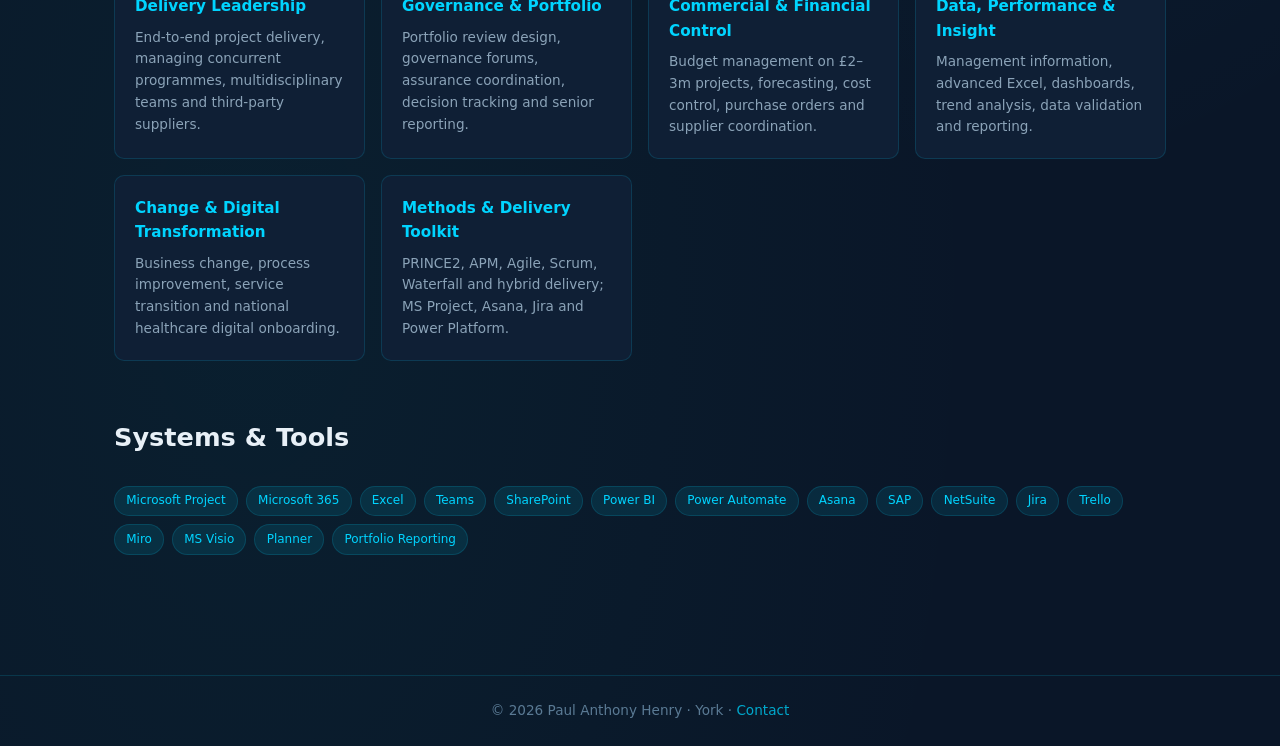
<file: skills.html>
<!DOCTYPE html>
<html lang="en">
<head>
  <meta charset="UTF-8">
  <meta name="viewport" content="width=device-width, initial-scale=1.0">
  <title>Skills | Paul Henry</title>
  <meta name="description" content="Project & programme management skills profile – delivery leadership, governance, commercial control and change.">
  <link rel="stylesheet" href="styles.css">
</head>
<body>
  <nav class="nav">
    <div class="nav-inner">
      <a href="index.html" class="logo">Paul <span>Henry</span></a>
      <button class="nav-toggle" aria-label="Menu" onclick="document.querySelector('.nav-links').classList.toggle('open')">☰</button>
      <ul class="nav-links">
        <li><a href="index.html">Home</a></li>
        <li><a href="experience.html">Experience</a></li>
        <li><a href="case-studies.html">Case Studies</a></li>
        <li><a href="skills.html" class="active">Skills</a></li>
        <li><a href="contact.html">Contact</a></li>
      </ul>
    </div>
  </nav>

  <main>
    <section class="section">
      <div class="section-header">
        <h2>Skills Profile</h2>
        <p>100 capabilities across 10 professional skill areas – a broad delivery profile spanning project management, PMO, governance, transformation and operational leadership</p>
      </div>

      <img src="skills-matrix.jpg" alt="Paul Henry Skills Matrix" class="img-responsive">

      <div class="section-header" style="margin-top:2.5rem">
        <h2>Capability Depth</h2>
        <p>Relative strength across key areas</p>
      </div>

      <div class="bar-group">
        <div class="bar-row">
          <div class="bar-label">Project &amp; programme delivery</div>
          <div class="bar-track"><div class="bar-fill" style="width:93%"></div></div>
          <div class="bar-value">14</div>
        </div>
        <div class="bar-row">
          <div class="bar-label">Portfolio management &amp; governance</div>
          <div class="bar-track"><div class="bar-fill" style="width:93%"></div></div>
          <div class="bar-value">14</div>
        </div>
        <div class="bar-row">
          <div class="bar-label">Performance, data &amp; reporting</div>
          <div class="bar-track"><div class="bar-fill" style="width:93%"></div></div>
          <div class="bar-value">14</div>
        </div>
        <div class="bar-row">
          <div class="bar-label">Stakeholders &amp; communication</div>
          <div class="bar-track"><div class="bar-fill" style="width:87%"></div></div>
          <div class="bar-value">13</div>
        </div>
        <div class="bar-row">
          <div class="bar-label">Financial, commercial &amp; procurement</div>
          <div class="bar-track"><div class="bar-fill" style="width:80%"></div></div>
          <div class="bar-value">12</div>
        </div>
        <div class="bar-row">
          <div class="bar-label">Risk, issues &amp; assurance</div>
          <div class="bar-track"><div class="bar-fill" style="width:60%"></div></div>
          <div class="bar-value">9</div>
        </div>
        <div class="bar-row">
          <div class="bar-label">Leadership &amp; people</div>
          <div class="bar-track"><div class="bar-fill" style="width:53%"></div></div>
          <div class="bar-value">8</div>
        </div>
        <div class="bar-row">
          <div class="bar-label">Business change &amp; digital services</div>
          <div class="bar-track"><div class="bar-fill" style="width:40%"></div></div>
          <div class="bar-value">6</div>
        </div>
        <div class="bar-row">
          <div class="bar-label">Methods &amp; qualifications</div>
          <div class="bar-track"><div class="bar-fill" style="width:33%"></div></div>
          <div class="bar-value">5</div>
        </div>
        <div class="bar-row">
          <div class="bar-label">Tools &amp; systems</div>
          <div class="bar-track"><div class="bar-fill" style="width:33%"></div></div>
          <div class="bar-value">5</div>
        </div>
      </div>
    </section>

    <section class="section">
      <div class="section-header">
        <h2>Selected Capabilities</h2>
      </div>
      <div class="skills-grid">
        <div class="skill-card">
          <h3>Delivery Leadership</h3>
          <p>End-to-end project delivery, managing concurrent programmes, multidisciplinary teams and third-party suppliers.</p>
        </div>
        <div class="skill-card">
          <h3>Governance &amp; Portfolio</h3>
          <p>Portfolio review design, governance forums, assurance coordination, decision tracking and senior reporting.</p>
        </div>
        <div class="skill-card">
          <h3>Commercial &amp; Financial Control</h3>
          <p>Budget management on £2–3m projects, forecasting, cost control, purchase orders and supplier coordination.</p>
        </div>
        <div class="skill-card">
          <h3>Data, Performance &amp; Insight</h3>
          <p>Management information, advanced Excel, dashboards, trend analysis, data validation and reporting.</p>
        </div>
        <div class="skill-card">
          <h3>Change &amp; Digital Transformation</h3>
          <p>Business change, process improvement, service transition and national healthcare digital onboarding.</p>
        </div>
        <div class="skill-card">
          <h3>Methods &amp; Delivery Toolkit</h3>
          <p>PRINCE2, APM, Agile, Scrum, Waterfall and hybrid delivery; MS Project, Asana, Jira and Power Platform.</p>
        </div>
      </div>
    </section>

    <section class="section">
      <div class="section-header">
        <h2>Systems &amp; Tools</h2>
      </div>
      <div class="tag-row">
        <span class="tag-pill">Microsoft Project</span>
        <span class="tag-pill">Microsoft 365</span>
        <span class="tag-pill">Excel</span>
        <span class="tag-pill">Teams</span>
        <span class="tag-pill">SharePoint</span>
        <span class="tag-pill">Power BI</span>
        <span class="tag-pill">Power Automate</span>
        <span class="tag-pill">Asana</span>
        <span class="tag-pill">SAP</span>
        <span class="tag-pill">NetSuite</span>
        <span class="tag-pill">Jira</span>
        <span class="tag-pill">Trello</span>
        <span class="tag-pill">Miro</span>
        <span class="tag-pill">MS Visio</span>
        <span class="tag-pill">Planner</span>
        <span class="tag-pill">Portfolio Reporting</span>
      </div>
    </section>
  </main>

  <footer>
    <p>© 2026 Paul Anthony Henry · York · <a href="contact.html">Contact</a></p>
  </footer>
</body>
</html>
</file>
<file: styles.css>
/* Paul Henry - Professional Portfolio */
:root {
  --bg-dark: #0a1628;
  --bg-card: #0f1f35;
  --bg-card-hover: #152a45;
  --navy: #0d1b2a;
  --cyan: #00d4ff;
  --cyan-dim: #00a8cc;
  --teal: #00b4a0;
  --magenta: #e91e8c;
  --orange: #f5a623;
  --text: #e8f0f7;
  --text-muted: #8ba3b8;
  --text-dim: #5a7a94;
  --border: rgba(0, 212, 255, 0.15);
  --shadow: 0 8px 32px rgba(0, 0, 0, 0.4);
  --radius: 12px;
  --font: 'Segoe UI', system-ui, -apple-system, sans-serif;
}

* {
  margin: 0;
  padding: 0;
  box-sizing: border-box;
}

html {
  scroll-behavior: smooth;
}

body {
  font-family: var(--font);
  background: var(--bg-dark);
  color: var(--text);
  line-height: 1.6;
  min-height: 100vh;
  background-image: 
    radial-gradient(ellipse at 80% 20%, rgba(0, 212, 255, 0.08) 0%, transparent 50%),
    radial-gradient(ellipse at 20% 80%, rgba(0, 180, 160, 0.06) 0%, transparent 50%);
}

/* Background image overlay for hero */
.hero-bg {
  position: absolute;
  inset: 0;
  background: url('background.jpg') no-repeat right center;
  background-size: cover;
  opacity: 0.35;
  z-index: 0;
  pointer-events: none;
}

/* Navigation */
.nav {
  position: sticky;
  top: 0;
  z-index: 100;
  background: rgba(10, 22, 40, 0.92);
  backdrop-filter: blur(12px);
  border-bottom: 1px solid var(--border);
  padding: 0 1.5rem;
}

.nav-inner {
  max-width: 1100px;
  margin: 0 auto;
  display: flex;
  align-items: center;
  justify-content: space-between;
  height: 64px;
}

.logo {
  font-weight: 700;
  font-size: 1.15rem;
  color: var(--text);
  text-decoration: none;
  letter-spacing: 0.5px;
}

.logo span {
  color: var(--cyan);
}

.nav-links {
  display: flex;
  gap: 0.25rem;
  list-style: none;
}

.nav-links a {
  color: var(--text-muted);
  text-decoration: none;
  padding: 0.5rem 0.9rem;
  border-radius: 6px;
  font-size: 0.9rem;
  font-weight: 500;
  transition: color 0.2s, background 0.2s;
}

.nav-links a:hover,
.nav-links a.active {
  color: var(--cyan);
  background: rgba(0, 212, 255, 0.08);
}

.nav-toggle {
  display: none;
  background: none;
  border: none;
  color: var(--text);
  font-size: 1.5rem;
  cursor: pointer;
}

/* Main layout */
main {
  max-width: 1100px;
  margin: 0 auto;
  padding: 2rem 1.5rem 4rem;
}

/* Hero */
.hero {
  position: relative;
  padding: 4rem 0 3rem;
  overflow: hidden;
  border-radius: var(--radius);
  margin-bottom: 3rem;
}

.hero-content {
  position: relative;
  z-index: 1;
  max-width: 640px;
}

.hero-label {
  display: inline-block;
  font-size: 0.75rem;
  font-weight: 600;
  letter-spacing: 1.5px;
  text-transform: uppercase;
  color: var(--cyan);
  margin-bottom: 0.75rem;
}

.hero h1 {
  font-size: clamp(2rem, 5vw, 2.75rem);
  font-weight: 700;
  line-height: 1.2;
  margin-bottom: 0.5rem;
}

.hero .title {
  font-size: 1.15rem;
  color: var(--cyan-dim);
  font-weight: 500;
  margin-bottom: 1.25rem;
}

.hero .summary {
  color: var(--text-muted);
  font-size: 1.05rem;
  margin-bottom: 1.75rem;
  max-width: 540px;
}

.hero-actions {
  display: flex;
  gap: 0.75rem;
  flex-wrap: wrap;
}

.btn {
  display: inline-flex;
  align-items: center;
  gap: 0.4rem;
  padding: 0.7rem 1.4rem;
  border-radius: 8px;
  font-weight: 600;
  font-size: 0.95rem;
  text-decoration: none;
  transition: transform 0.15s, background 0.2s, box-shadow 0.2s;
  border: none;
  cursor: pointer;
}

.btn-primary {
  background: linear-gradient(135deg, var(--cyan), var(--teal));
  color: var(--navy);
}

.btn-primary:hover {
  transform: translateY(-2px);
  box-shadow: 0 6px 20px rgba(0, 212, 255, 0.35);
}

.btn-secondary {
  background: transparent;
  color: var(--cyan);
  border: 1px solid var(--border);
}

.btn-secondary:hover {
  background: rgba(0, 212, 255, 0.1);
  border-color: var(--cyan);
}

/* Section headers */
.section {
  margin-bottom: 3.5rem;
}

.section-header {
  margin-bottom: 1.75rem;
}

.section-header h2 {
  font-size: 1.6rem;
  font-weight: 700;
  margin-bottom: 0.35rem;
}

.section-header p {
  color: var(--text-muted);
  font-size: 0.95rem;
}

/* Cards grid */
.cards {
  display: grid;
  grid-template-columns: repeat(auto-fit, minmax(280px, 1fr));
  gap: 1.25rem;
}

.card {
  background: var(--bg-card);
  border: 1px solid var(--border);
  border-radius: var(--radius);
  padding: 1.5rem;
  transition: background 0.2s, border-color 0.2s, transform 0.2s;
}

.card:hover {
  background: var(--bg-card-hover);
  border-color: rgba(0, 212, 255, 0.3);
  transform: translateY(-3px);
}

.card h3 {
  font-size: 1.05rem;
  margin-bottom: 0.5rem;
  color: var(--text);
}

.card p {
  color: var(--text-muted);
  font-size: 0.9rem;
}

.card .meta {
  font-size: 0.8rem;
  color: var(--cyan-dim);
  margin-bottom: 0.6rem;
  font-weight: 500;
}

/* Impact bullets */
.impact-list {
  list-style: none;
  display: grid;
  gap: 0.85rem;
}

.impact-list li {
  display: flex;
  gap: 0.85rem;
  align-items: flex-start;
  background: var(--bg-card);
  border: 1px solid var(--border);
  border-radius: 10px;
  padding: 1rem 1.15rem;
}

.impact-list .icon {
  flex-shrink: 0;
  width: 28px;
  height: 28px;
  border-radius: 50%;
  background: rgba(0, 212, 255, 0.15);
  color: var(--cyan);
  display: flex;
  align-items: center;
  justify-content: center;
  font-size: 0.85rem;
  font-weight: 700;
}

.impact-list p {
  color: var(--text-muted);
  font-size: 0.95rem;
}

/* Experience timeline */
.timeline {
  position: relative;
  padding-left: 1.75rem;
  border-left: 2px solid var(--border);
}

.timeline-item {
  position: relative;
  margin-bottom: 2rem;
  padding-left: 1.25rem;
}

.timeline-item::before {
  content: '';
  position: absolute;
  left: -1.85rem;
  top: 0.35rem;
  width: 12px;
  height: 12px;
  border-radius: 50%;
  background: var(--cyan);
  border: 3px solid var(--bg-dark);
  box-shadow: 0 0 0 2px var(--cyan);
}

.timeline-item .role {
  font-weight: 600;
  font-size: 1.1rem;
  color: var(--text);
}

.timeline-item .org {
  color: var(--cyan-dim);
  font-size: 0.9rem;
  margin-bottom: 0.35rem;
}

.timeline-item .dates {
  font-size: 0.8rem;
  color: var(--text-dim);
  margin-bottom: 0.6rem;
}

.timeline-item ul {
  list-style: none;
  margin-top: 0.5rem;
}

.timeline-item li {
  color: var(--text-muted);
  font-size: 0.9rem;
  padding-left: 1rem;
  position: relative;
  margin-bottom: 0.35rem;
}

.timeline-item li::before {
  content: '–';
  position: absolute;
  left: 0;
  color: var(--cyan-dim);
}

/* Case study cards */
.case-study {
  background: var(--bg-card);
  border: 1px solid var(--border);
  border-radius: var(--radius);
  padding: 1.75rem;
  margin-bottom: 1.5rem;
}

.case-study h3 {
  font-size: 1.25rem;
  margin-bottom: 0.4rem;
}

.case-study .tag {
  display: inline-block;
  font-size: 0.7rem;
  font-weight: 600;
  letter-spacing: 0.5px;
  text-transform: uppercase;
  color: var(--cyan);
  background: rgba(0, 212, 255, 0.12);
  padding: 0.25rem 0.6rem;
  border-radius: 4px;
  margin-bottom: 1rem;
}

.star-block {
  margin-bottom: 1rem;
}

.star-block h4 {
  font-size: 0.8rem;
  font-weight: 700;
  letter-spacing: 1px;
  text-transform: uppercase;
  color: var(--cyan-dim);
  margin-bottom: 0.35rem;
}

.star-block p {
  color: var(--text-muted);
  font-size: 0.95rem;
}

/* Skills */
.skills-grid {
  display: grid;
  grid-template-columns: repeat(auto-fit, minmax(240px, 1fr));
  gap: 1rem;
}

.skill-card {
  background: var(--bg-card);
  border: 1px solid var(--border);
  border-radius: 10px;
  padding: 1.25rem;
}

.skill-card h3 {
  font-size: 0.95rem;
  color: var(--cyan);
  margin-bottom: 0.5rem;
  font-weight: 600;
}

.skill-card p {
  color: var(--text-muted);
  font-size: 0.85rem;
}

.bar-group {
  margin-bottom: 1.5rem;
}

.bar-row {
  display: flex;
  align-items: center;
  gap: 0.75rem;
  margin-bottom: 0.65rem;
}

.bar-label {
  width: 180px;
  font-size: 0.85rem;
  color: var(--text-muted);
  flex-shrink: 0;
}

.bar-track {
  flex: 1;
  height: 10px;
  background: rgba(255,255,255,0.06);
  border-radius: 5px;
  overflow: hidden;
}

.bar-fill {
  height: 100%;
  border-radius: 5px;
  background: linear-gradient(90deg, var(--teal), var(--cyan));
}

.bar-value {
  width: 28px;
  font-size: 0.8rem;
  color: var(--text-dim);
  text-align: right;
}

/* Contact */
.contact-card {
  background: var(--bg-card);
  border: 1px solid var(--border);
  border-radius: var(--radius);
  padding: 2rem;
  max-width: 520px;
}

.contact-card a {
  color: var(--cyan);
  text-decoration: none;
}

.contact-card a:hover {
  text-decoration: underline;
}

.contact-row {
  display: flex;
  gap: 0.75rem;
  margin-bottom: 1rem;
  align-items: center;
}

.contact-row .label {
  font-size: 0.8rem;
  color: var(--text-dim);
  width: 70px;
  flex-shrink: 0;
}

/* Footer */
footer {
  border-top: 1px solid var(--border);
  padding: 1.5rem;
  text-align: center;
  color: var(--text-dim);
  font-size: 0.85rem;
}

footer a {
  color: var(--cyan-dim);
  text-decoration: none;
}

/* Utilities */
.tag-row {
  display: flex;
  flex-wrap: wrap;
  gap: 0.5rem;
  margin-top: 1rem;
}

.tag-pill {
  font-size: 0.75rem;
  padding: 0.3rem 0.7rem;
  border-radius: 20px;
  background: rgba(0, 212, 255, 0.1);
  color: var(--cyan);
  border: 1px solid var(--border);
}

.img-responsive {
  width: 100%;
  max-width: 100%;
  border-radius: var(--radius);
  border: 1px solid var(--border);
  margin: 1.5rem 0;
}

/* Mobile */
@media (max-width: 768px) {
  .nav-links {
    display: none;
    position: absolute;
    top: 64px;
    left: 0;
    right: 0;
    background: var(--bg-dark);
    flex-direction: column;
    padding: 1rem;
    border-bottom: 1px solid var(--border);
  }

  .nav-links.open {
    display: flex;
  }

  .nav-toggle {
    display: block;
  }

  .bar-label {
    width: 120px;
    font-size: 0.75rem;
  }

  .hero {
    padding: 2.5rem 0;
  }
}
</file>
